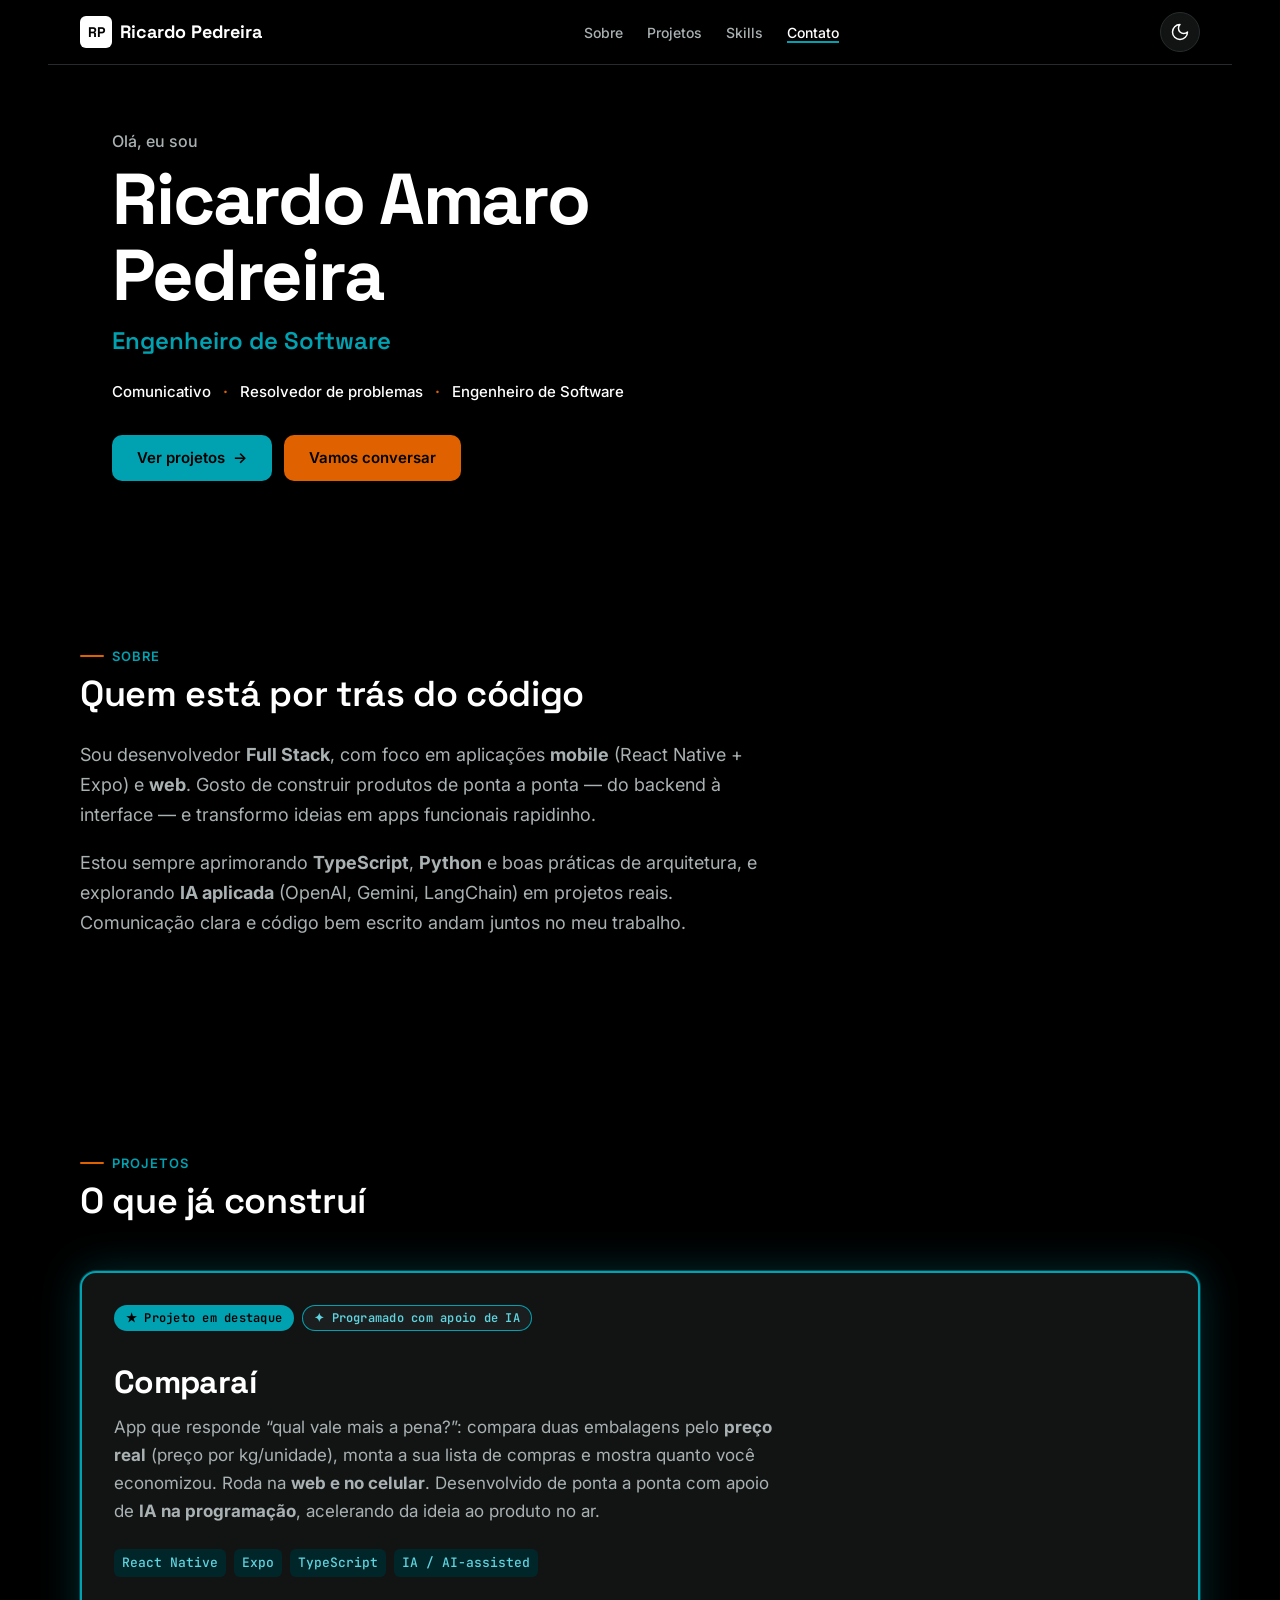
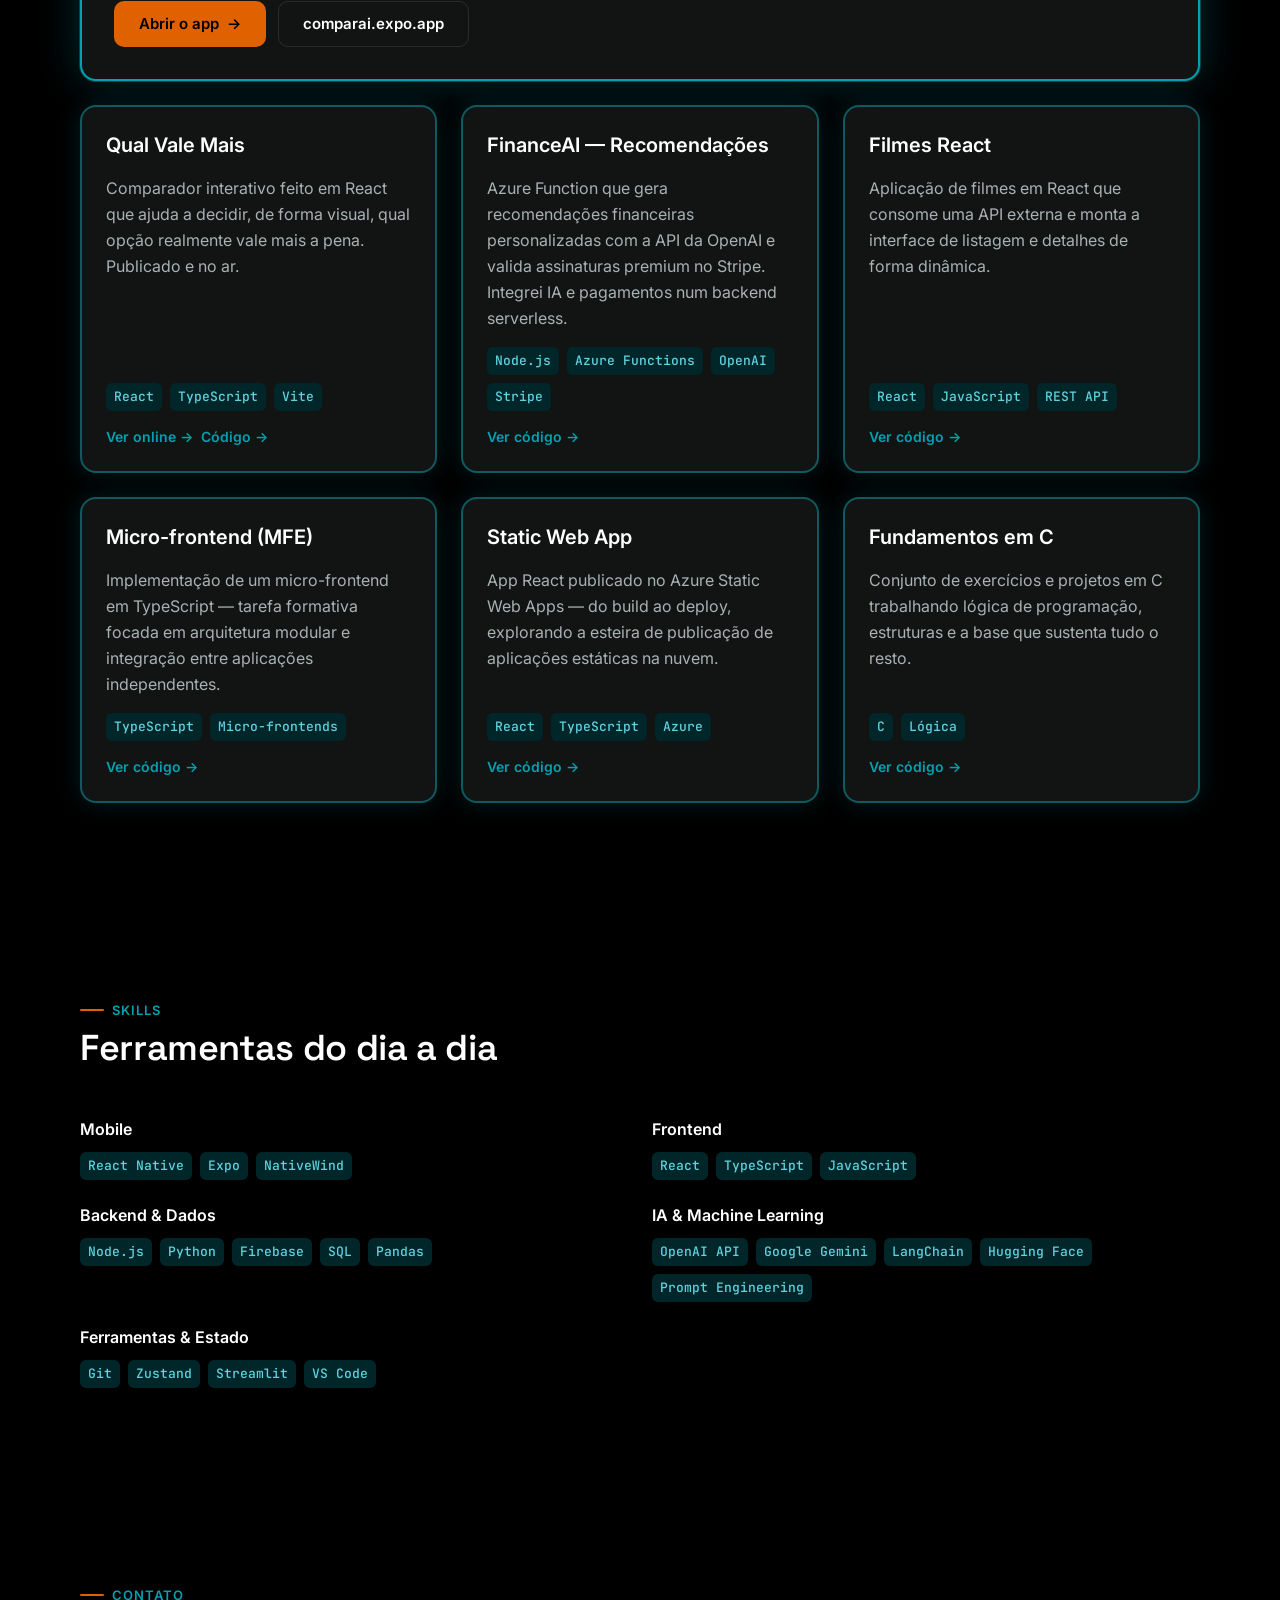
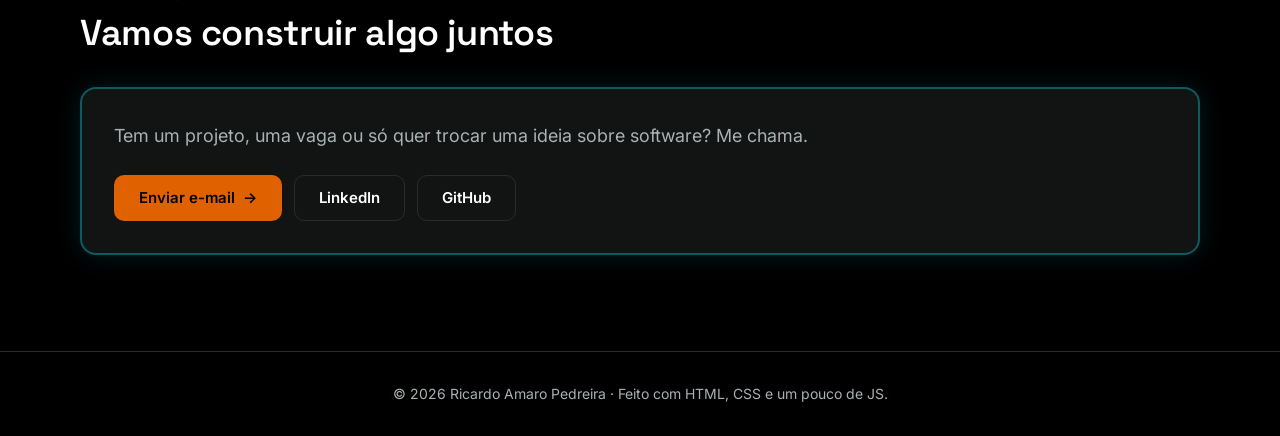
<file: index.html>
<!DOCTYPE html>
<html lang="pt-BR" data-theme="dark">
<head>
  <meta charset="UTF-8">
  <meta name="viewport" content="width=device-width, initial-scale=1.0">
  <title>Ricardo Amaro Pedreira — Engenheiro de Software</title>
  <meta name="description" content="Portfólio de Ricardo Amaro Pedreira, Engenheiro de Software. Comunicativo, resolvedor de problemas.">
  <link rel="icon" href="design-system/assets/rp-monogram.svg">

  <!-- Fontes -->
  <link rel="preconnect" href="https://fonts.googleapis.com">
  <link rel="preconnect" href="https://fonts.gstatic.com" crossorigin>
  <link href="https://fonts.googleapis.com/css2?family=Space+Grotesk:wght@500;600;700&family=Inter:wght@400;500;600&family=JetBrains+Mono:wght@500&display=swap" rel="stylesheet">

  <!-- Design system -->
  <link rel="stylesheet" href="design-system/tokens.css">
  <link rel="stylesheet" href="design-system/components.css">

  <style>
    /* Layout da página (usa apenas tokens do design system) */
    html { scroll-behavior: smooth; }
    .rp-wrap { max-width: var(--content-max); margin: 0 auto; }
    /* Hero só com texto (sem avatar) */
    .rp-hero { grid-template-columns: 1fr; }
    .rp-hero > div { max-width: 640px; }
    .rp-hero-name { overflow-wrap: break-word; }
    .rp-nav-fixed { position: sticky; top: 0; z-index: 50; }
    .rp-section { padding: var(--space-24) var(--space-8); scroll-margin-top: 80px; }
    .rp-section > .rp-wrap { max-width: var(--content-max); }
    .rp-measure { max-width: 64ch; }
    .rp-body-lg { font: 400 18px/30px var(--font-sans); color: var(--ink-muted); }
    .rp-grid { display: grid; grid-template-columns: 1fr; gap: var(--space-6); margin-top: var(--space-6); }
    /* Projeto em destaque */
    .rp-feature { margin-top: var(--space-12); border-color: var(--teal); box-shadow: var(--shadow-card);
      display: grid; grid-template-columns: 1fr; gap: var(--space-6); padding: var(--space-8); }
    .rp-badges { display: flex; flex-wrap: wrap; gap: var(--space-2); }
    .rp-badge { display: inline-flex; align-items: center; gap: 6px; padding: var(--space-1) var(--space-3);
      border-radius: var(--radius-pill); font: 600 12px/18px var(--font-mono); letter-spacing: .02em; }
    .rp-badge-star { background: var(--teal); color: var(--on-accent); }
    .rp-badge-ai { background: var(--surface-2); color: var(--teal-soft-ink); box-shadow: inset 0 0 0 1px var(--teal); }
    .rp-feature-title { margin: var(--space-2) 0 0; font: 700 32px/38px var(--font-display); letter-spacing: -.02em; color: var(--ink); }
    .rp-feature-lead { margin: var(--space-3) 0 0; font: 400 17px/28px var(--font-sans); color: var(--ink-muted); max-width: 60ch; }
    @media (max-width: 640px) { .rp-feature-title { font-size: 26px; line-height: 32px; } }
    .rp-skills { display: grid; grid-template-columns: 1fr; gap: var(--space-6); margin-top: var(--space-12); }
    .rp-skill-group h3 { margin: 0 0 var(--space-3); font: 600 16px/22px var(--font-sans); color: var(--ink); }
    .rp-contact { display: flex; flex-direction: column; gap: var(--space-6); align-items: flex-start; }
    .rp-contact-actions { display: flex; flex-wrap: wrap; gap: var(--space-3); }
    .rp-footer { padding: var(--space-8); border-top: 1px solid var(--border); color: var(--ink-muted);
      font: 400 14px/20px var(--font-sans); text-align: center; }
    .rp-menu-btn { display: none; }
    @media (min-width: 640px) { .rp-grid { grid-template-columns: 1fr 1fr; } }
    @media (min-width: 1024px) { .rp-grid { grid-template-columns: repeat(3, 1fr); } }
    @media (min-width: 640px) { .rp-skills { grid-template-columns: 1fr 1fr; } }
    @media (max-width: 640px) { .rp-section { padding: var(--space-16) var(--space-4); } }
  </style>
</head>
<body>

  <!-- ===== Navegação ===== -->
  <header class="rp-nav-fixed">
    <nav class="rp-nav rp-wrap" aria-label="Principal">
      <a class="rp-nav-logo" href="#topo"><b>RP</b> Ricardo Pedreira</a>
      <ul class="rp-nav-links">
        <li><a href="#sobre">Sobre</a></li>
        <li><a href="#projetos">Projetos</a></li>
        <li><a href="#skills">Skills</a></li>
        <li><a href="#contato">Contato</a></li>
      </ul>
      <button class="rp-theme-toggle" id="themeToggle" aria-label="Alternar tema" title="Alternar tema claro/escuro">
        <svg width="20" height="20" viewBox="0 0 24 24" fill="none" stroke="currentColor" stroke-width="1.75" stroke-linecap="round" stroke-linejoin="round" aria-hidden="true"><path d="M12 3a6 6 0 0 0 9 9 9 9 0 1 1-9-9Z"/></svg>
      </button>
    </nav>
  </header>

  <main id="topo">

    <!-- ===== Hero ===== -->
    <section class="rp-wrap">
      <div class="rp-hero">
        <div>
          <p class="rp-hero-kicker">Olá, eu sou</p>
          <h1 class="rp-hero-name">Ricardo Amaro Pedreira</h1>
          <p class="rp-hero-role">Engenheiro de Software</p>
          <ul class="rp-keywords">
            <li>Comunicativo</li>
            <li>Resolvedor de problemas</li>
            <li>Engenheiro de Software</li>
          </ul>
          <div class="rp-hero-actions">
            <a class="rp-btn rp-btn-primary" href="#projetos">Ver projetos <span class="rp-arrow" aria-hidden="true">→</span></a>
            <a class="rp-btn rp-btn-cta" href="#contato">Vamos conversar</a>
          </div>
        </div>
      </div>
    </section>

    <!-- ===== Sobre ===== -->
    <section class="rp-section" id="sobre">
      <div class="rp-wrap rp-reveal">
        <span class="rp-eyebrow">Sobre</span>
        <h2 class="rp-section-title">Quem está por trás do código</h2>
        <p class="rp-body-lg rp-measure" style="margin-top: var(--space-6);">
          Sou desenvolvedor <strong>Full Stack</strong>, com foco em aplicações <strong>mobile</strong>
          (React Native + Expo) e <strong>web</strong>. Gosto de construir produtos de ponta a ponta —
          do backend à interface — e transformo ideias em apps funcionais rapidinho.
        </p>
        <p class="rp-body-lg rp-measure" style="margin-top: var(--space-4);">
          Estou sempre aprimorando <strong>TypeScript</strong>, <strong>Python</strong> e boas práticas
          de arquitetura, e explorando <strong>IA aplicada</strong> (OpenAI, Gemini, LangChain) em
          projetos reais. Comunicação clara e código bem escrito andam juntos no meu trabalho.
        </p>
      </div>
    </section>

    <!-- ===== Projetos ===== -->
    <!-- EDITE: troque os cards abaixo pelos seus projetos do LinkedIn (título, descrição, tecnologias e link). -->
    <section class="rp-section" id="projetos">
      <div class="rp-wrap">
        <div class="rp-reveal">
          <span class="rp-eyebrow">Projetos</span>
          <h2 class="rp-section-title">O que já construí</h2>
        </div>

        <!-- ===== Projeto em destaque: Comparaí ===== -->
        <article class="rp-card rp-feature rp-reveal">
          <div class="rp-badges">
            <span class="rp-badge rp-badge-star">★ Projeto em destaque</span>
            <span class="rp-badge rp-badge-ai">✦ Programado com apoio de IA</span>
          </div>
          <div>
            <h3 class="rp-feature-title">Comparaí</h3>
            <p class="rp-feature-lead">
              App que responde “qual vale mais a pena?”: compara duas embalagens pelo <strong>preço real</strong>
              (preço por kg/unidade), monta a sua lista de compras e mostra quanto você economizou. Roda na
              <strong>web e no celular</strong>. Desenvolvido de ponta a ponta com apoio de <strong>IA na programação</strong>,
              acelerando da ideia ao produto no ar.
            </p>
          </div>
          <div class="rp-tags">
            <span class="rp-tag">React Native</span>
            <span class="rp-tag">Expo</span>
            <span class="rp-tag">TypeScript</span>
            <span class="rp-tag">IA / AI-assisted</span>
          </div>
          <div class="rp-hero-actions" style="margin-top:0;">
            <a class="rp-btn rp-btn-cta" href="https://comparai.expo.app" target="_blank" rel="noopener">Abrir o app <span class="rp-arrow" aria-hidden="true">→</span></a>
            <a class="rp-btn rp-btn-ghost" href="https://comparai.expo.app" target="_blank" rel="noopener">comparai.expo.app</a>
          </div>
        </article>

        <div class="rp-grid">

          <article class="rp-card rp-reveal">
            <h3 class="rp-card-title">Qual Vale Mais</h3>
            <p class="rp-card-desc">Comparador interativo feito em React que ajuda a decidir, de forma visual, qual opção realmente vale mais a pena. Publicado e no ar.</p>
            <div class="rp-tags">
              <span class="rp-tag">React</span>
              <span class="rp-tag">TypeScript</span>
              <span class="rp-tag">Vite</span>
            </div>
            <div class="rp-tags" style="margin-top:auto;">
              <a class="rp-link" href="https://qual-vale-mais-react.vercel.app" target="_blank" rel="noopener">Ver online →</a>
              <a class="rp-link" href="https://github.com/Rarpen/qual-vale-mais-react" target="_blank" rel="noopener">Código →</a>
            </div>
          </article>

          <article class="rp-card rp-reveal">
            <h3 class="rp-card-title">FinanceAI — Recomendações</h3>
            <p class="rp-card-desc">Azure Function que gera recomendações financeiras personalizadas com a API da OpenAI e valida assinaturas premium no Stripe. Integrei IA e pagamentos num backend serverless.</p>
            <div class="rp-tags">
              <span class="rp-tag">Node.js</span>
              <span class="rp-tag">Azure Functions</span>
              <span class="rp-tag">OpenAI</span>
              <span class="rp-tag">Stripe</span>
            </div>
            <a class="rp-link" href="https://github.com/Rarpen/Compartilhamento" target="_blank" rel="noopener" style="margin-top:auto;">Ver código →</a>
          </article>

          <article class="rp-card rp-reveal">
            <h3 class="rp-card-title">Filmes React</h3>
            <p class="rp-card-desc">Aplicação de filmes em React que consome uma API externa e monta a interface de listagem e detalhes de forma dinâmica.</p>
            <div class="rp-tags">
              <span class="rp-tag">React</span>
              <span class="rp-tag">JavaScript</span>
              <span class="rp-tag">REST API</span>
            </div>
            <a class="rp-link" href="https://github.com/Rarpen/FilmesReactJSF" target="_blank" rel="noopener" style="margin-top:auto;">Ver código →</a>
          </article>

          <article class="rp-card rp-reveal">
            <h3 class="rp-card-title">Micro-frontend (MFE)</h3>
            <p class="rp-card-desc">Implementação de um micro-frontend em TypeScript — tarefa formativa focada em arquitetura modular e integração entre aplicações independentes.</p>
            <div class="rp-tags">
              <span class="rp-tag">TypeScript</span>
              <span class="rp-tag">Micro-frontends</span>
            </div>
            <a class="rp-link" href="https://github.com/Rarpen/AREFA-FORMATIVA---MFE-2---IMPLEMENTA--O" target="_blank" rel="noopener" style="margin-top:auto;">Ver código →</a>
          </article>

          <article class="rp-card rp-reveal">
            <h3 class="rp-card-title">Static Web App</h3>
            <p class="rp-card-desc">App React publicado no Azure Static Web Apps — do build ao deploy, explorando a esteira de publicação de aplicações estáticas na nuvem.</p>
            <div class="rp-tags">
              <span class="rp-tag">React</span>
              <span class="rp-tag">TypeScript</span>
              <span class="rp-tag">Azure</span>
            </div>
            <a class="rp-link" href="https://github.com/Rarpen/my-first-static-web-app" target="_blank" rel="noopener" style="margin-top:auto;">Ver código →</a>
          </article>

          <article class="rp-card rp-reveal">
            <h3 class="rp-card-title">Fundamentos em C</h3>
            <p class="rp-card-desc">Conjunto de exercícios e projetos em C trabalhando lógica de programação, estruturas e a base que sustenta tudo o resto.</p>
            <div class="rp-tags">
              <span class="rp-tag">C</span>
              <span class="rp-tag">Lógica</span>
            </div>
            <a class="rp-link" href="https://github.com/Rarpen/Teste_programing_C_Finish" target="_blank" rel="noopener" style="margin-top:auto;">Ver código →</a>
          </article>

        </div>
      </div>
    </section>

    <!-- ===== Skills ===== -->
    <section class="rp-section" id="skills">
      <div class="rp-wrap">
        <div class="rp-reveal">
          <span class="rp-eyebrow">Skills</span>
          <h2 class="rp-section-title">Ferramentas do dia a dia</h2>
        </div>
        <div class="rp-skills">
          <div class="rp-skill-group rp-reveal">
            <h3>Mobile</h3>
            <div class="rp-tags">
              <span class="rp-tag">React Native</span>
              <span class="rp-tag">Expo</span>
              <span class="rp-tag">NativeWind</span>
            </div>
          </div>
          <div class="rp-skill-group rp-reveal">
            <h3>Frontend</h3>
            <div class="rp-tags">
              <span class="rp-tag">React</span>
              <span class="rp-tag">TypeScript</span>
              <span class="rp-tag">JavaScript</span>
            </div>
          </div>
          <div class="rp-skill-group rp-reveal">
            <h3>Backend &amp; Dados</h3>
            <div class="rp-tags">
              <span class="rp-tag">Node.js</span>
              <span class="rp-tag">Python</span>
              <span class="rp-tag">Firebase</span>
              <span class="rp-tag">SQL</span>
              <span class="rp-tag">Pandas</span>
            </div>
          </div>
          <div class="rp-skill-group rp-reveal">
            <h3>IA &amp; Machine Learning</h3>
            <div class="rp-tags">
              <span class="rp-tag">OpenAI API</span>
              <span class="rp-tag">Google Gemini</span>
              <span class="rp-tag">LangChain</span>
              <span class="rp-tag">Hugging Face</span>
              <span class="rp-tag">Prompt Engineering</span>
            </div>
          </div>
          <div class="rp-skill-group rp-reveal">
            <h3>Ferramentas &amp; Estado</h3>
            <div class="rp-tags">
              <span class="rp-tag">Git</span>
              <span class="rp-tag">Zustand</span>
              <span class="rp-tag">Streamlit</span>
              <span class="rp-tag">VS Code</span>
            </div>
          </div>
        </div>
      </div>
    </section>

    <!-- ===== Contato ===== -->
    <section class="rp-section" id="contato">
      <div class="rp-wrap rp-reveal">
        <span class="rp-eyebrow">Contato</span>
        <h2 class="rp-section-title">Vamos construir algo juntos</h2>
        <div class="rp-panel" style="margin-top: var(--space-8);">
          <div class="rp-contact">
            <p class="rp-body-lg rp-measure" style="margin:0;">
              Tem um projeto, uma vaga ou só quer trocar uma ideia sobre software? Me chama.
            </p>
            <div class="rp-contact-actions">
              <a class="rp-btn rp-btn-cta" href="mailto:ramaropedreira@gmail.com">Enviar e-mail <span class="rp-arrow" aria-hidden="true">→</span></a>
              <a class="rp-btn rp-btn-ghost" href="https://www.linkedin.com/in/ricardo-amaro-dev/" target="_blank" rel="noopener">LinkedIn</a>
              <a class="rp-btn rp-btn-ghost" href="https://github.com/Rarpen" target="_blank" rel="noopener">GitHub</a>
            </div>
          </div>
        </div>
      </div>
    </section>

  </main>

  <footer class="rp-footer">
    © <span id="year"></span> Ricardo Amaro Pedreira · Feito com HTML, CSS e um pouco de JS.
  </footer>

  <script>
    // Ano no rodapé
    document.getElementById('year').textContent = new Date().getFullYear();

    // ===== Tema (abre no escuro; escolha guardada em localStorage) =====
    (function () {
      var root = document.documentElement;
      try {
        var saved = localStorage.getItem('rp-theme');
        if (saved === 'light' || saved === 'dark') root.setAttribute('data-theme', saved);
      } catch (e) {}
      var btn = document.getElementById('themeToggle');
      btn.addEventListener('click', function () {
        var next = root.getAttribute('data-theme') === 'dark' ? 'light' : 'dark';
        root.setAttribute('data-theme', next);
        try { localStorage.setItem('rp-theme', next); } catch (e) {}
      });
    })();

    // ===== Revelar no scroll (escalonado dentro de grades) =====
    (function () {
      var els = document.querySelectorAll('.rp-reveal');
      if (!('IntersectionObserver' in window)) {
        els.forEach(function (el) { el.classList.add('is-visible'); });
        return;
      }
      var io = new IntersectionObserver(function (entries) {
        entries.forEach(function (entry) {
          if (entry.isIntersecting) {
            var group = entry.target.parentElement;
            var siblings = Array.prototype.filter.call(group.children, function (c) { return c.classList.contains('rp-reveal'); });
            var i = siblings.indexOf(entry.target);
            entry.target.style.transitionDelay = (i > 0 ? i * 60 : 0) + 'ms';
            entry.target.classList.add('is-visible');
            io.unobserve(entry.target);
          }
        });
      }, { threshold: 0.15 });
      els.forEach(function (el) { io.observe(el); });
    })();

    // ===== Item ativo na navegação =====
    (function () {
      var sections = ['sobre', 'projetos', 'skills', 'contato'].map(function (id) { return document.getElementById(id); });
      var links = {};
      document.querySelectorAll('.rp-nav-links a').forEach(function (a) {
        links[a.getAttribute('href').slice(1)] = a;
      });
      var io = new IntersectionObserver(function (entries) {
        entries.forEach(function (entry) {
          if (entry.isIntersecting) {
            Object.values(links).forEach(function (a) { a.removeAttribute('aria-current'); });
            var link = links[entry.target.id];
            if (link) link.setAttribute('aria-current', 'true');
          }
        });
      }, { rootMargin: '-50% 0px -50% 0px' });
      sections.forEach(function (s) { if (s) io.observe(s); });
    })();

  </script>
</body>
</html>
</file>
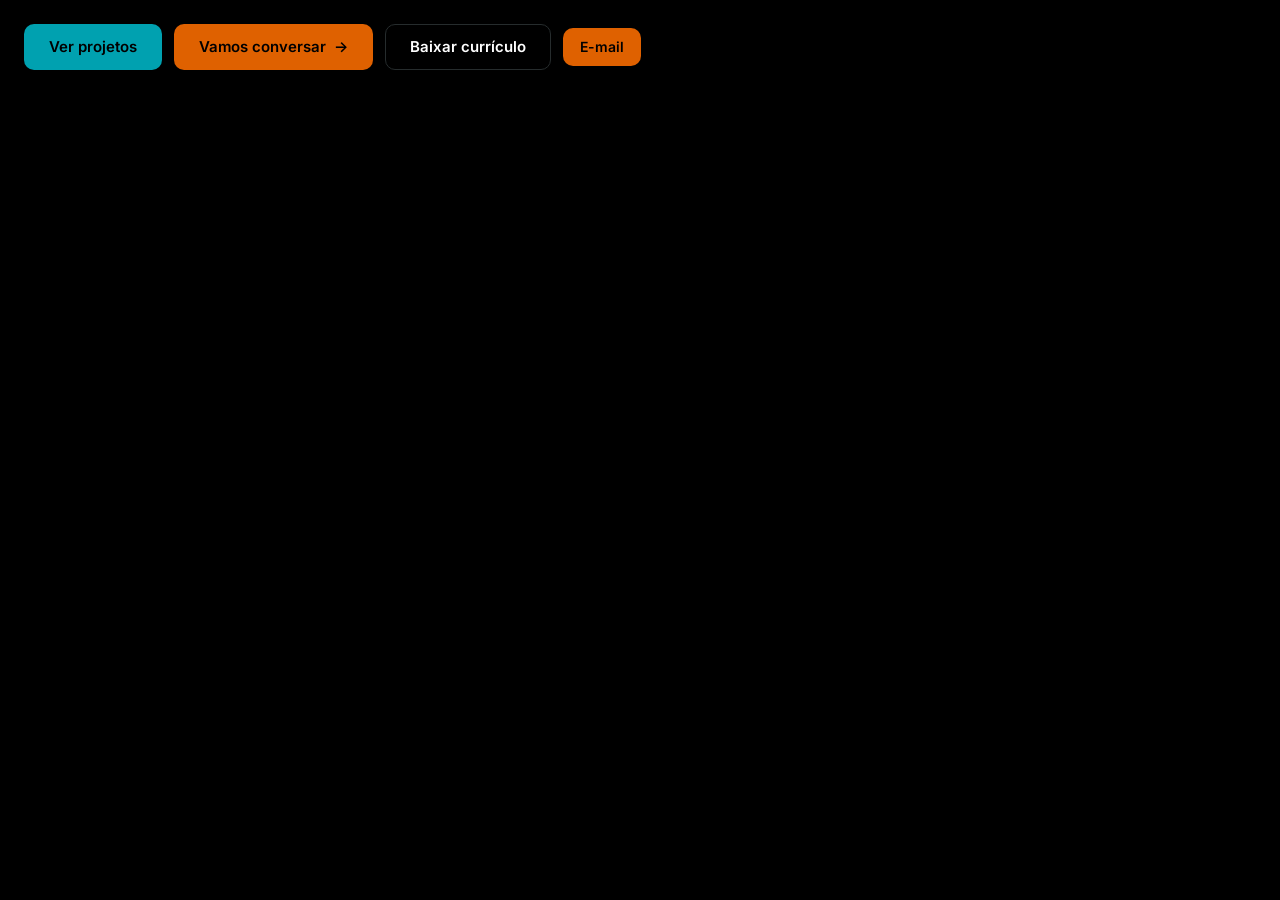
<file: design-system/components/Button/preview.html>
<!doctype html>
<html data-theme="dark"><head><link rel="stylesheet" href="../../tokens.css"><link rel="stylesheet" href="../../components.css"><meta charset="utf-8"><title>Button</title>
<style>.row{display:flex;flex-wrap:wrap;gap:12px;align-items:center;padding:24px}</style></head>
<body><div class="row">
<a class="rp-btn rp-btn-primary" href="#">Ver projetos</a>
<a class="rp-btn rp-btn-cta" href="#">Vamos conversar <span class="rp-arrow">→</span></a>
<a class="rp-btn rp-btn-ghost" href="#">Baixar currículo</a>
<a class="rp-btn rp-btn-cta rp-btn-sm" href="#">E-mail</a>
</div></body></html>
</file>
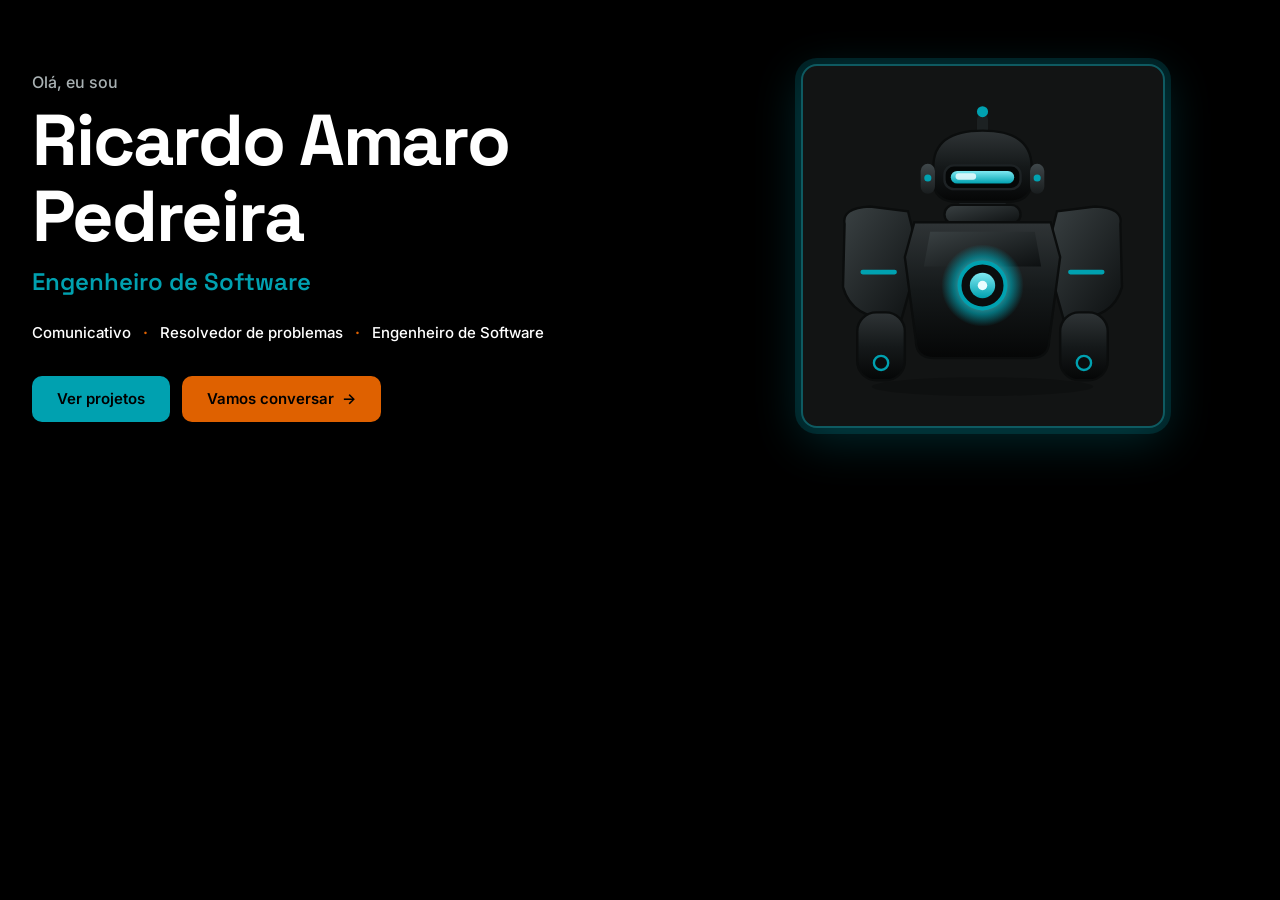
<file: design-system/components/Hero/preview.html>
<!doctype html>
<html data-theme="dark"><head><link rel="stylesheet" href="../../tokens.css"><link rel="stylesheet" href="../../components.css"><meta charset="utf-8"><title>Hero</title></head>
<body><section class="rp-hero">
<div>
<p class="rp-hero-kicker">Olá, eu sou</p>
<h1 class="rp-hero-name">Ricardo Amaro Pedreira</h1>
<p class="rp-hero-role">Engenheiro de Software</p>
<ul class="rp-keywords"><li>Comunicativo</li><li>Resolvedor de problemas</li><li>Engenheiro de Software</li></ul>
<div class="rp-hero-actions"><a class="rp-btn rp-btn-primary" href="#">Ver projetos</a><a class="rp-btn rp-btn-cta" href="#">Vamos conversar <span class="rp-arrow">→</span></a></div>
</div>
<div class="rp-avatar"><img src="../../assets/robot-avatar.svg" alt="Avatar: robô mascote"></div>
</section></body></html>
</file>
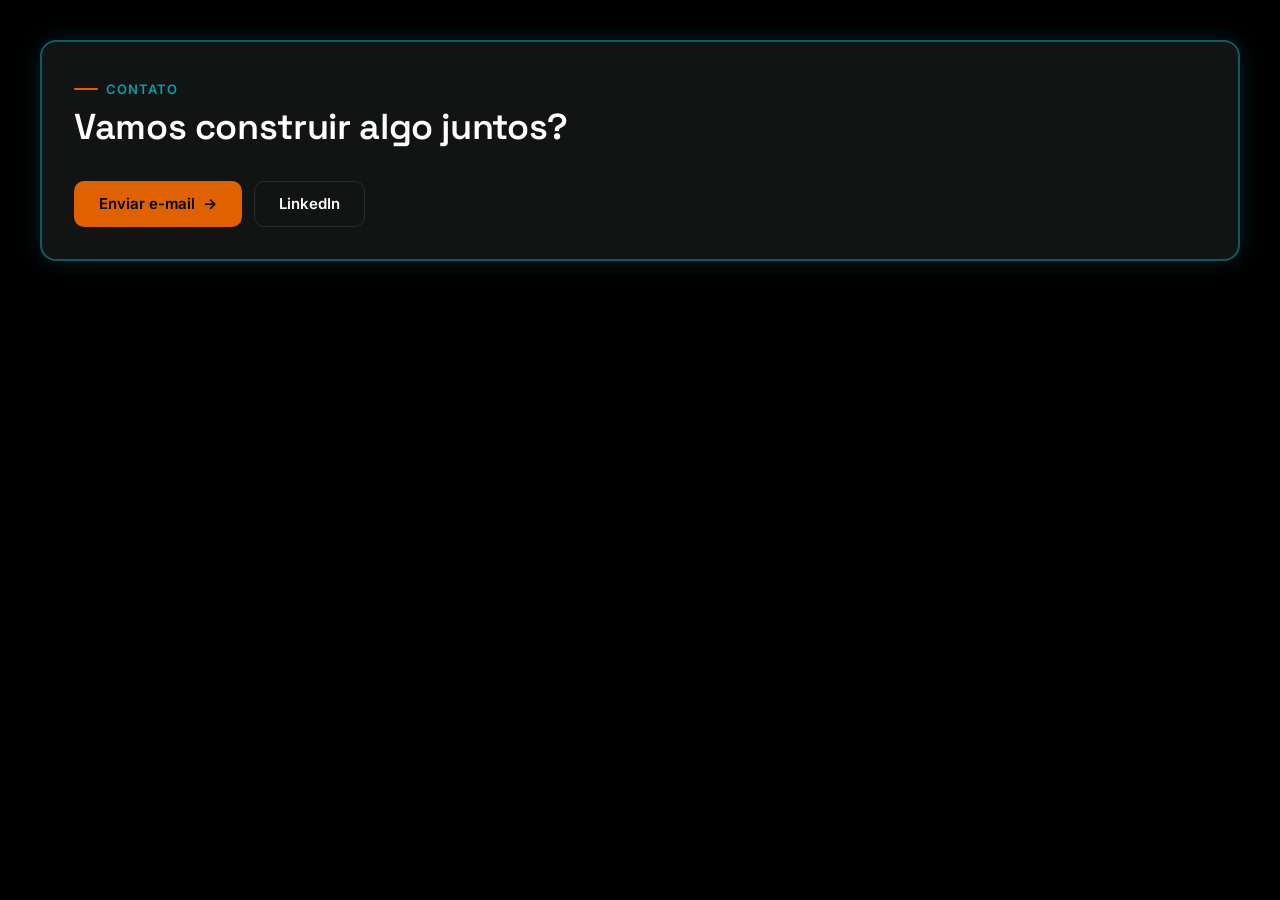
<file: design-system/components/Panel/preview.html>
<!doctype html>
<html data-theme="dark"><head><link rel="stylesheet" href="../../tokens.css"><link rel="stylesheet" href="../../components.css"><meta charset="utf-8"><title>Panel</title><style>body{padding:40px}</style></head>
<body><div class="rp-panel">
<span class="rp-eyebrow">Contato</span>
<h2 class="rp-section-title">Vamos construir algo juntos?</h2>
<div class="rp-hero-actions"><a class="rp-btn rp-btn-cta" href="#">Enviar e-mail <span class="rp-arrow">→</span></a><a class="rp-btn rp-btn-ghost" href="#">LinkedIn</a></div>
</div></body></html>
</file>
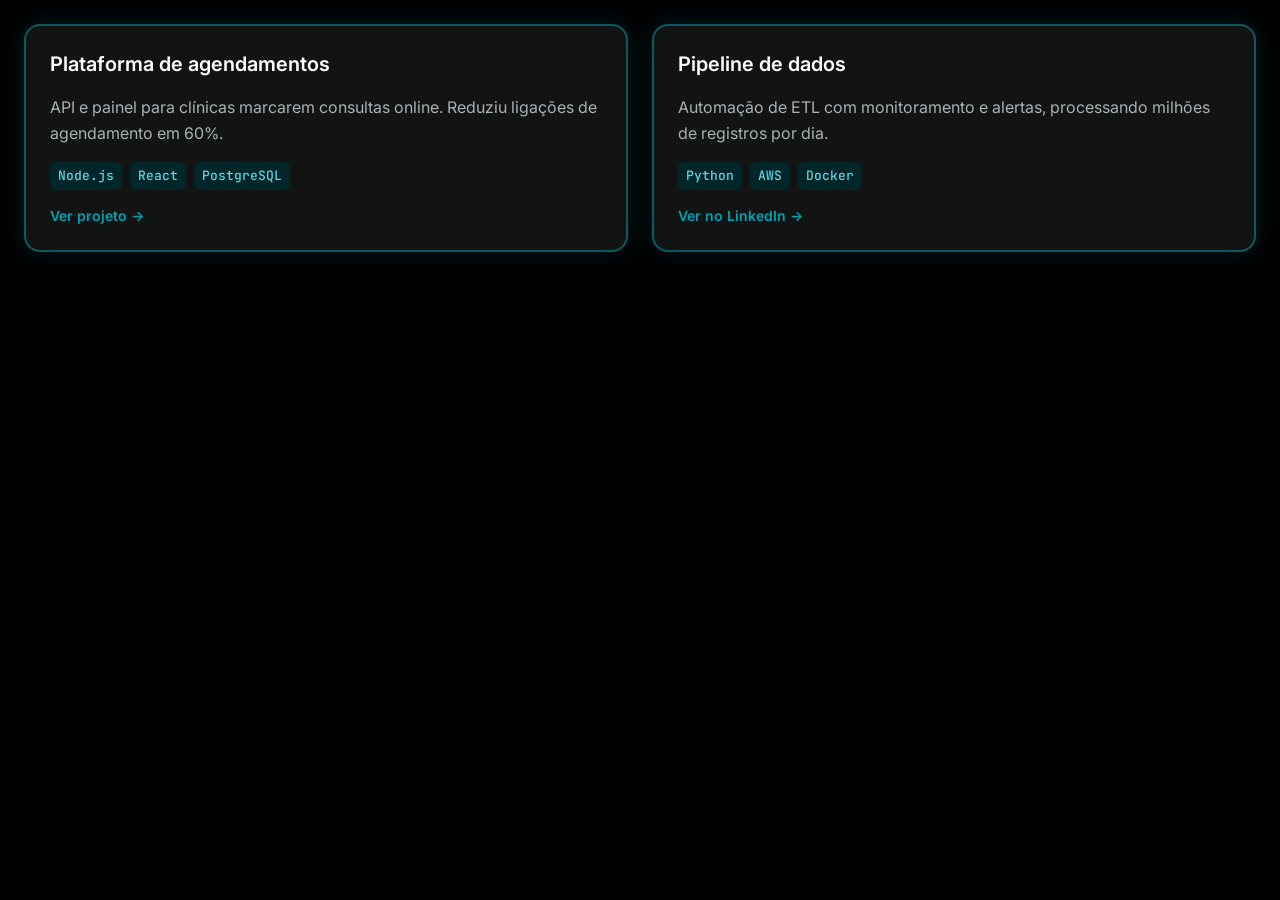
<file: design-system/components/ProjectCard/preview.html>
<!doctype html>
<html data-theme="dark"><head><link rel="stylesheet" href="../../tokens.css"><link rel="stylesheet" href="../../components.css"><meta charset="utf-8"><title>ProjectCard</title>
<style>.grid{display:grid;grid-template-columns:repeat(auto-fit,minmax(260px,1fr));gap:24px;padding:24px}</style></head>
<body><div class="grid">
<article class="rp-card">
<h3 class="rp-card-title">Plataforma de agendamentos</h3>
<p class="rp-card-desc">API e painel para clínicas marcarem consultas online. Reduziu ligações de agendamento em 60%.</p>
<div class="rp-tags"><span class="rp-tag">Node.js</span><span class="rp-tag">React</span><span class="rp-tag">PostgreSQL</span></div>
<a class="rp-link" href="#">Ver projeto →</a>
</article>
<article class="rp-card">
<h3 class="rp-card-title">Pipeline de dados</h3>
<p class="rp-card-desc">Automação de ETL com monitoramento e alertas, processando milhões de registros por dia.</p>
<div class="rp-tags"><span class="rp-tag">Python</span><span class="rp-tag">AWS</span><span class="rp-tag">Docker</span></div>
<a class="rp-link" href="#">Ver no LinkedIn →</a>
</article>
</div></body></html>
</file>
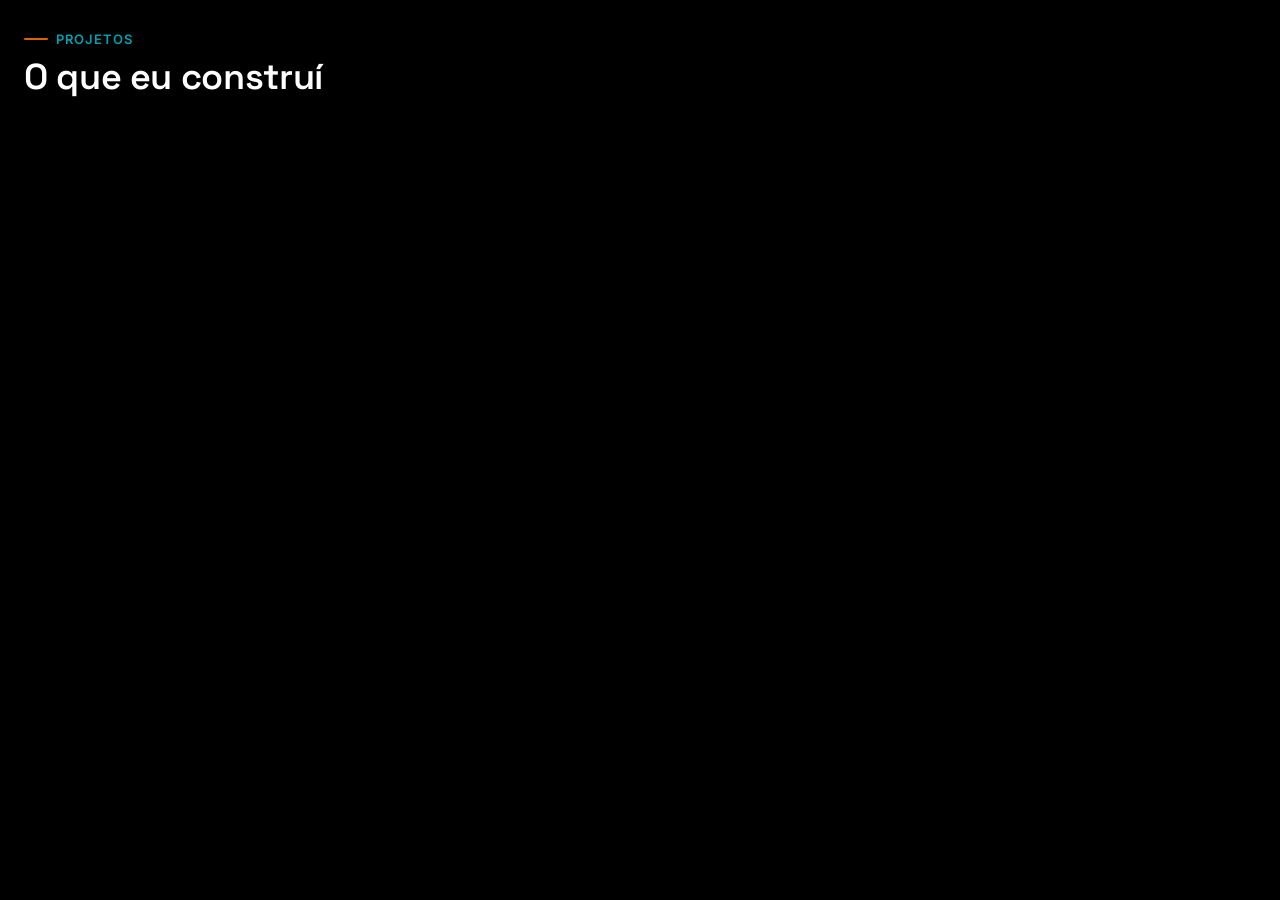
<file: design-system/components/SectionHeading/preview.html>
<!doctype html>
<html data-theme="dark"><head><link rel="stylesheet" href="../../tokens.css"><link rel="stylesheet" href="../../components.css"><meta charset="utf-8"><title>SectionHeading</title><style>body{padding:24px}</style></head>
<body><span class="rp-eyebrow">Projetos</span><h2 class="rp-section-title">O que eu construí</h2></body></html>
</file>
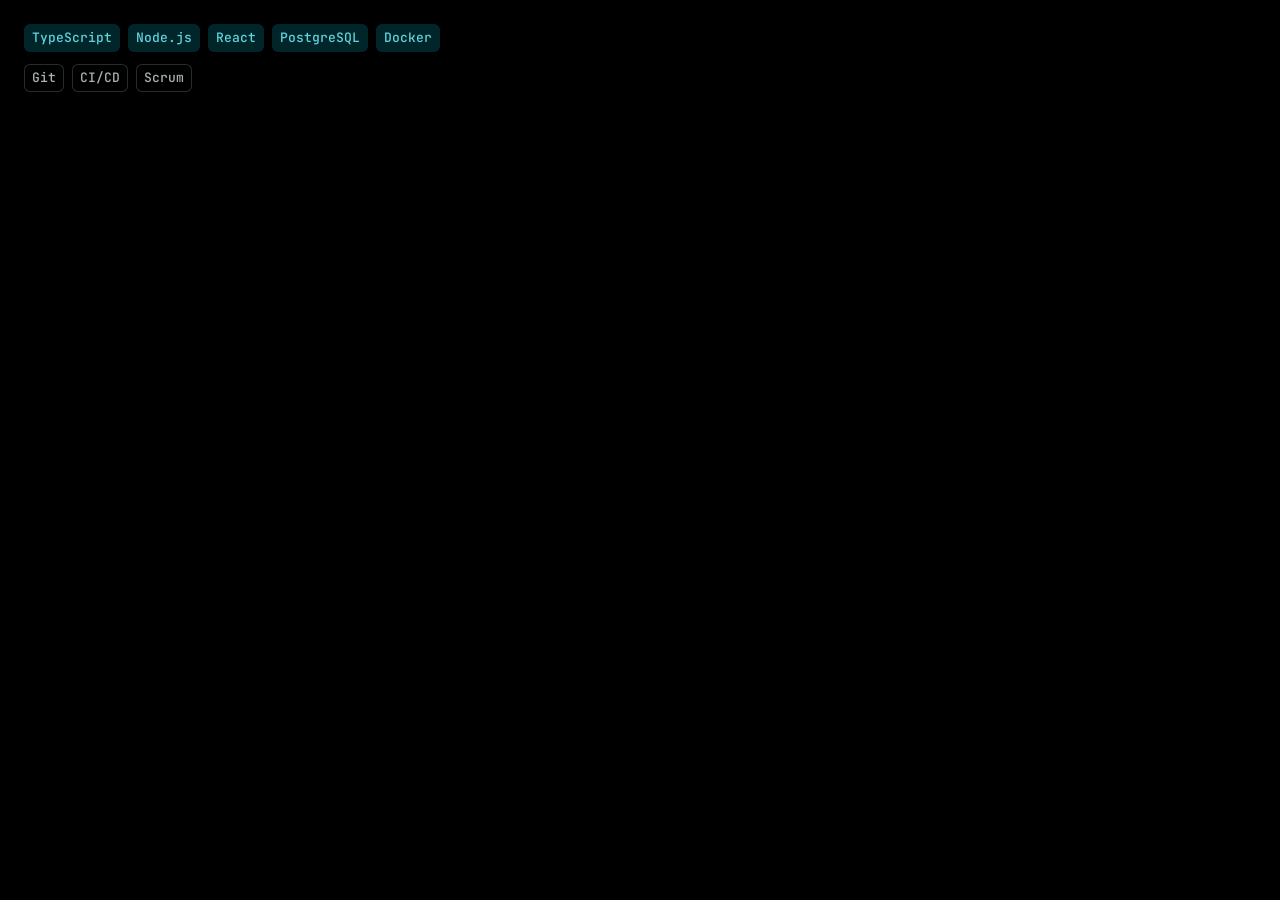
<file: design-system/components/Tag/preview.html>
<!doctype html>
<html data-theme="dark"><head><link rel="stylesheet" href="../../tokens.css"><link rel="stylesheet" href="../../components.css"><meta charset="utf-8"><title>Tag</title><style>body{padding:24px}.rp-tags+.rp-tags{margin-top:12px}</style></head>
<body>
<div class="rp-tags"><span class="rp-tag">TypeScript</span><span class="rp-tag">Node.js</span><span class="rp-tag">React</span><span class="rp-tag">PostgreSQL</span><span class="rp-tag">Docker</span></div>
<div class="rp-tags"><span class="rp-tag rp-tag-outline">Git</span><span class="rp-tag rp-tag-outline">CI/CD</span><span class="rp-tag rp-tag-outline">Scrum</span></div>
</body></html>
</file>
<file: design-system/tokens.css>
/* Ricardo Amaro Pedreira — design tokens. Tema escuro e o padrao. */
:root, [data-theme="dark"] {
  --bg: #000000;
  --surface: #121414;
  --surface-2: #1a1e1f;
  --border: #262c2d;
  --border-glow: #0e5a61;
  --ink: #ffffff;
  --ink-muted: #a9b1b3;
  --teal: #00a1b0;
  --teal-ink: #00a1b0;
  --teal-soft: #00262a;
  --teal-soft-ink: #5fd3de;
  --orange: #df6100;
  --orange-hover: #ff7a1a;
  --on-accent: #000000;
  --focus: var(--orange);
  --shadow-glow-soft: 0 0 24px rgba(0,161,176,0.18);
  --shadow-card: 0 0 0 1px rgba(0,161,176,0.35), 0 0 40px rgba(0,161,176,0.28);
  --shadow-glow: 0 0 0 6px rgba(0,161,176,0.18), 0 12px 48px rgba(0,161,176,0.25);
  color-scheme: dark;
}
[data-theme="light"] {
  --bg: #ffffff;
  --surface: #f5f7f7;
  --surface-2: #eef3f4;
  --border: #e2e8e9;
  --border-glow: #9fdde3;
  --ink: #000000;
  --ink-muted: #4a5254;
  --teal: #00a1b0;
  --teal-ink: #007c88;
  --teal-soft: #e0f4f6;
  --teal-soft-ink: #005a63;
  --orange: #df6100;
  --orange-hover: #ff7a1a;
  --on-accent: #000000;
  --focus: var(--orange);
  --shadow-glow-soft: 0 1px 2px rgba(0,0,0,0.04);
  --shadow-card: 0 1px 2px rgba(0,0,0,0.05), 0 8px 24px rgba(0,161,176,0.12);
  --shadow-glow: 0 0 0 6px rgba(0,161,176,0.18), 0 12px 48px rgba(0,161,176,0.25);
  color-scheme: light;
}
:root {
  --space-1: 4px;
  --space-2: 8px;
  --space-3: 12px;
  --space-4: 16px;
  --space-6: 24px;
  --space-8: 32px;
  --space-12: 48px;
  --space-16: 64px;
  --space-24: 96px;
  --content-max: 1120px;
  --radius-sm: 6px;
  --radius-md: 10px;
  --radius-lg: 16px;
  --radius-pill: 999px;
  --font-display: "Space Grotesk", "Inter", system-ui, sans-serif;
  --font-sans: "Inter", system-ui, -apple-system, "Segoe UI", sans-serif;
  --font-mono: "JetBrains Mono", ui-monospace, "SF Mono", Menlo, monospace;
}
</file>
<file: design-system/components.css>
@import url("https://fonts.googleapis.com/css2?family=Space+Grotesk:wght@500;600;700&family=Inter:wght@400;500;600&family=JetBrains+Mono:wght@500&display=swap");

/* Ricardo Amaro Pedreira — component styles. Prefix: rp- */
body { background: var(--bg); color: var(--ink); font-family: var(--font-sans); margin: 0; }
*:focus-visible { outline: 2px solid var(--focus); outline-offset: 2px; }

/* Button */
.rp-btn { display: inline-flex; align-items: center; gap: var(--space-2); padding: var(--space-3) var(--space-6);
  border-radius: var(--radius-md); border: 1.5px solid transparent; font: 600 15px/20px var(--font-sans);
  text-decoration: none; cursor: pointer; transition: background-color .2s, border-color .2s, color .2s, transform .2s; }
.rp-btn .rp-arrow { transition: transform .2s; }
.rp-btn:hover .rp-arrow { transform: translateX(3px); }
.rp-btn-primary { background: var(--teal); color: var(--on-accent); }
.rp-btn-primary:hover { background: var(--teal-ink); color: var(--bg); }
.rp-btn-cta { background: var(--orange); color: var(--on-accent); }
.rp-btn-cta:hover { background: var(--orange-hover); }
.rp-btn-ghost { background: transparent; color: var(--ink); border-color: var(--border); }
.rp-btn-ghost:hover { border-color: var(--teal); color: var(--teal-ink); }
.rp-btn-sm { padding: var(--space-2) var(--space-4); font-size: 14px; }

/* Tag */
.rp-tag { display: inline-flex; align-items: center; padding: var(--space-1) var(--space-2); border-radius: var(--radius-sm);
  background: var(--teal-soft); color: var(--teal-soft-ink); font: 500 13px/20px var(--font-mono); }
.rp-tag-outline { background: transparent; color: var(--ink-muted); box-shadow: inset 0 0 0 1px var(--border); }
.rp-tags { display: flex; flex-wrap: wrap; gap: var(--space-2); }

/* Section heading */
.rp-eyebrow { display: inline-flex; align-items: center; gap: var(--space-2); color: var(--teal-ink);
  font: 600 13px/16px var(--font-sans); letter-spacing: .08em; text-transform: uppercase; }
.rp-eyebrow::before { content: ""; width: 24px; height: 2px; background: var(--orange); border-radius: 2px; }
.rp-section-title { margin: var(--space-2) 0 0; font: 600 36px/44px var(--font-display); letter-spacing: -.01em; color: var(--ink); }
@media (max-width: 640px) { .rp-section-title { font-size: 28px; line-height: 36px; } }

/* Project card */
.rp-card { display: flex; flex-direction: column; gap: var(--space-4); padding: var(--space-6); background: var(--surface);
  border: 2px solid var(--border-glow); border-radius: var(--radius-lg); box-shadow: var(--shadow-glow-soft);
  transition: transform .2s, box-shadow .2s, border-color .2s; }
.rp-card:hover { transform: translateY(-4px); box-shadow: var(--shadow-card); border-color: var(--teal); }
.rp-card-title { margin: 0; font: 600 20px/28px var(--font-sans); color: var(--ink); }
.rp-card-desc { margin: 0; font: 400 16px/26px var(--font-sans); color: var(--ink-muted); flex: 1; }
.rp-link { color: var(--teal-ink); font: 600 14px/20px var(--font-sans); text-decoration: none;
  background: linear-gradient(currentColor, currentColor) 0 100% / 0 1.5px no-repeat; transition: background-size .25s, color .2s; }
.rp-link:hover { background-size: 100% 1.5px; color: var(--orange); }

/* Nav */
.rp-nav { display: flex; align-items: center; justify-content: space-between; gap: var(--space-4); padding: var(--space-3) var(--space-8);
  background: var(--bg); border-bottom: 1px solid var(--border); }
.rp-nav-logo { display: inline-flex; align-items: center; gap: var(--space-2); font: 700 18px/1 var(--font-display); color: var(--ink); text-decoration: none; }
.rp-nav-logo b { display: grid; place-items: center; width: 32px; height: 32px; border-radius: var(--radius-sm); background: var(--ink); color: var(--bg); font-size: 14px; }
.rp-nav-links { display: flex; gap: var(--space-6); list-style: none; margin: 0; padding: 0; }
.rp-nav-links a { color: var(--ink-muted); text-decoration: none; font: 500 14px/20px var(--font-sans); }
.rp-nav-links a:hover, .rp-nav-links a[aria-current] { color: var(--ink); }
.rp-nav-links a[aria-current] { box-shadow: 0 2px 0 var(--teal); }
.rp-theme-toggle { width: 40px; height: 40px; border-radius: var(--radius-pill); border: 1px solid var(--border); background: var(--surface);
  color: var(--ink); display: grid; place-items: center; cursor: pointer; }
.rp-theme-toggle:hover { border-color: var(--teal); box-shadow: var(--shadow-glow-soft); }
@media (max-width: 640px) { .rp-nav { padding: var(--space-3) var(--space-4); } .rp-nav-links { display: none; } }

/* Hero */
.rp-hero { display: grid; grid-template-columns: 1.2fr 1fr; align-items: center; gap: var(--space-12); padding: var(--space-16) var(--space-8); }
.rp-hero-kicker { color: var(--ink-muted); font: 500 16px/24px var(--font-sans); margin: 0; }
.rp-hero-name { margin: var(--space-2) 0 0; font: 700 72px/76px var(--font-display); letter-spacing: -.03em; color: var(--ink); }
.rp-hero-role { margin: var(--space-3) 0 0; font: 600 24px/32px var(--font-display); color: var(--teal-ink); }
.rp-keywords { display: flex; flex-wrap: wrap; gap: var(--space-2) var(--space-3); margin: var(--space-6) 0 0; padding: 0; list-style: none;
  font: 500 15px/22px var(--font-sans); color: var(--ink); }
.rp-keywords li + li::before { content: "·"; color: var(--orange); margin-right: var(--space-3); font-weight: 700; }
.rp-hero-actions { display: flex; flex-wrap: wrap; gap: var(--space-3); margin-top: var(--space-8); }
.rp-avatar { justify-self: center; width: min(100%, 360px); aspect-ratio: 1; border-radius: var(--radius-lg); background: var(--surface);
  border: 2px solid var(--border-glow); box-shadow: var(--shadow-glow); display: grid; place-items: center; overflow: hidden; }
.rp-avatar img { width: 88%; height: auto; animation: rp-float 6s ease-in-out infinite; }
@keyframes rp-float { 50% { transform: translateY(-6px); } }
@media (max-width: 800px) { .rp-hero { grid-template-columns: 1fr; padding: var(--space-12) var(--space-4); }
  .rp-hero-name { font-size: 48px; line-height: 54px; } .rp-avatar { width: min(100%, 280px); } }

/* Panel — the glowing dark frame (contato, destaques) */
.rp-panel { padding: var(--space-8); background: var(--surface); border: 2px solid var(--border-glow); border-radius: var(--radius-lg);
  box-shadow: var(--shadow-glow-soft); }

/* Reveal on scroll */
.rp-reveal { opacity: 0; transform: translateY(16px); transition: opacity .5s cubic-bezier(.2,.7,.2,1), transform .5s cubic-bezier(.2,.7,.2,1); }
.rp-reveal.is-visible { opacity: 1; transform: none; }

@media (prefers-reduced-motion: reduce) {
  *, *::before, *::after { animation: none !important; transition: none !important; }
  .rp-reveal { opacity: 1; transform: none; }
}
</file>
